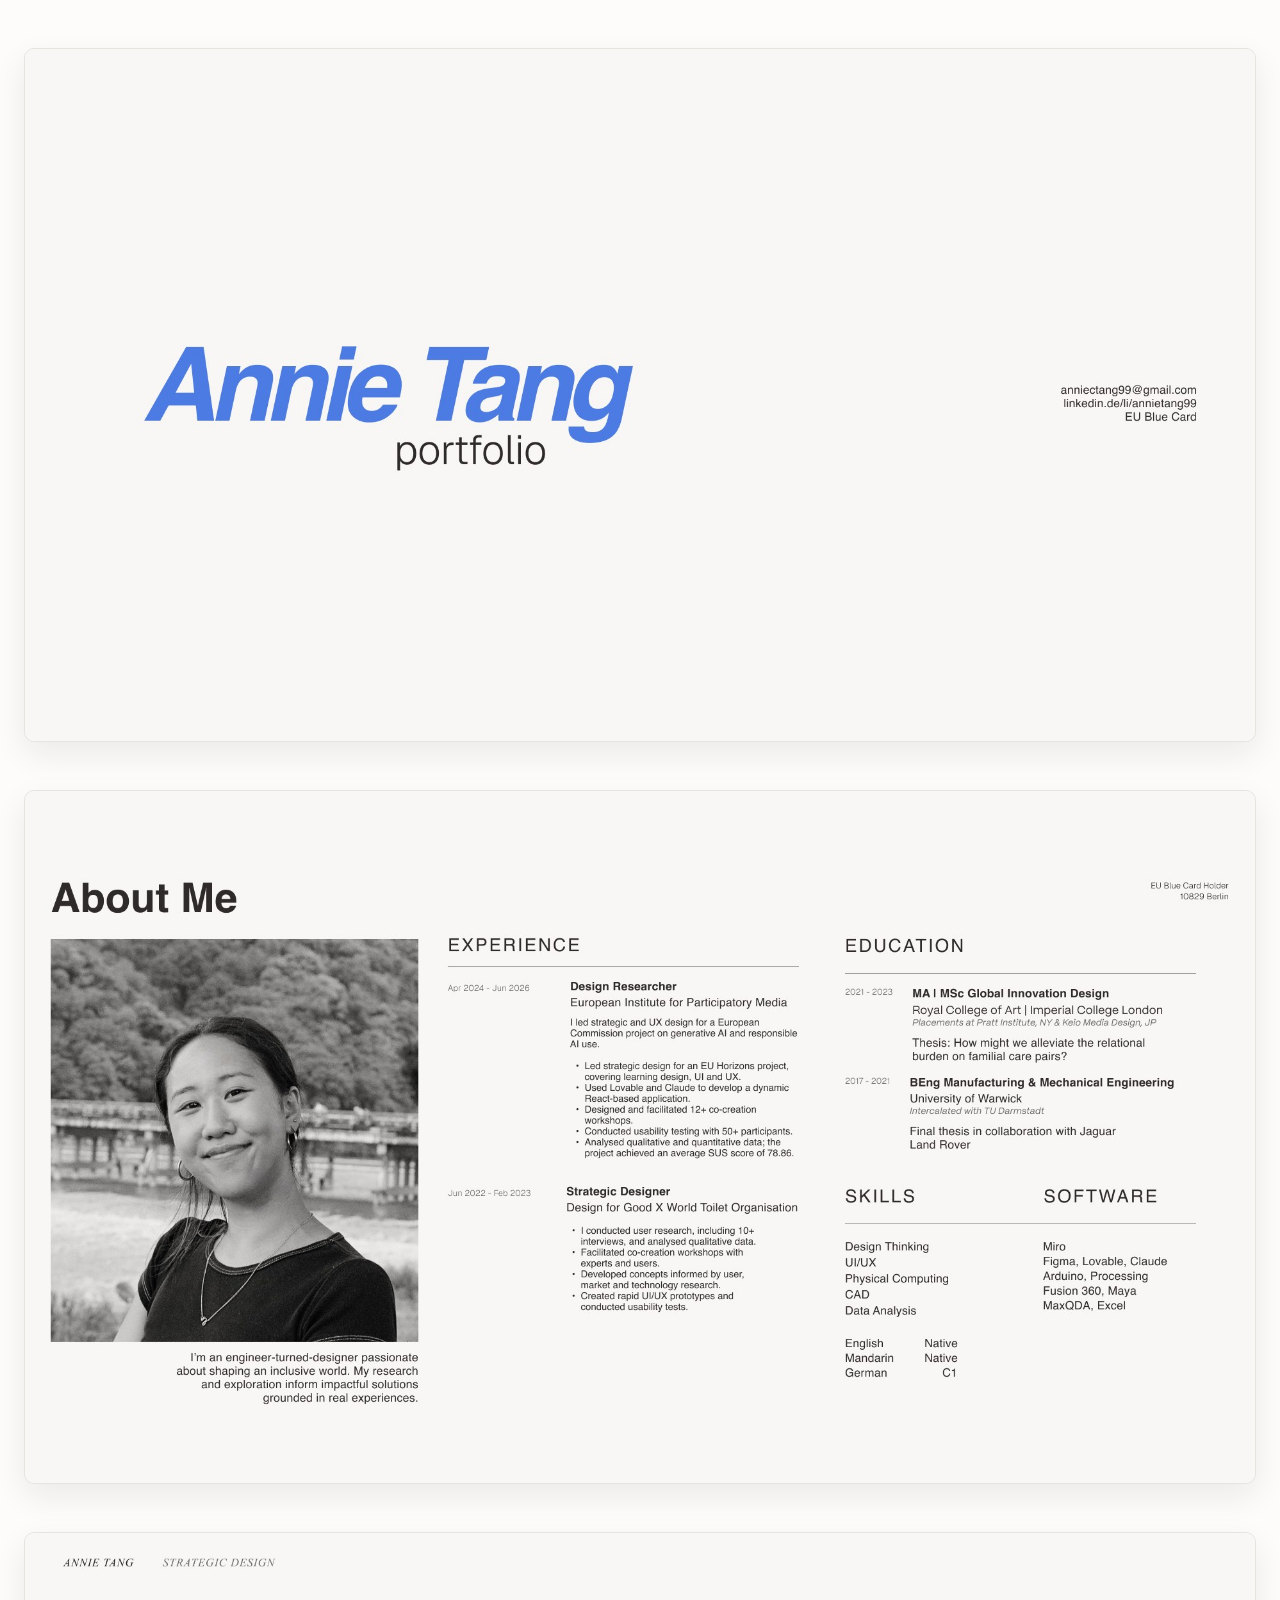
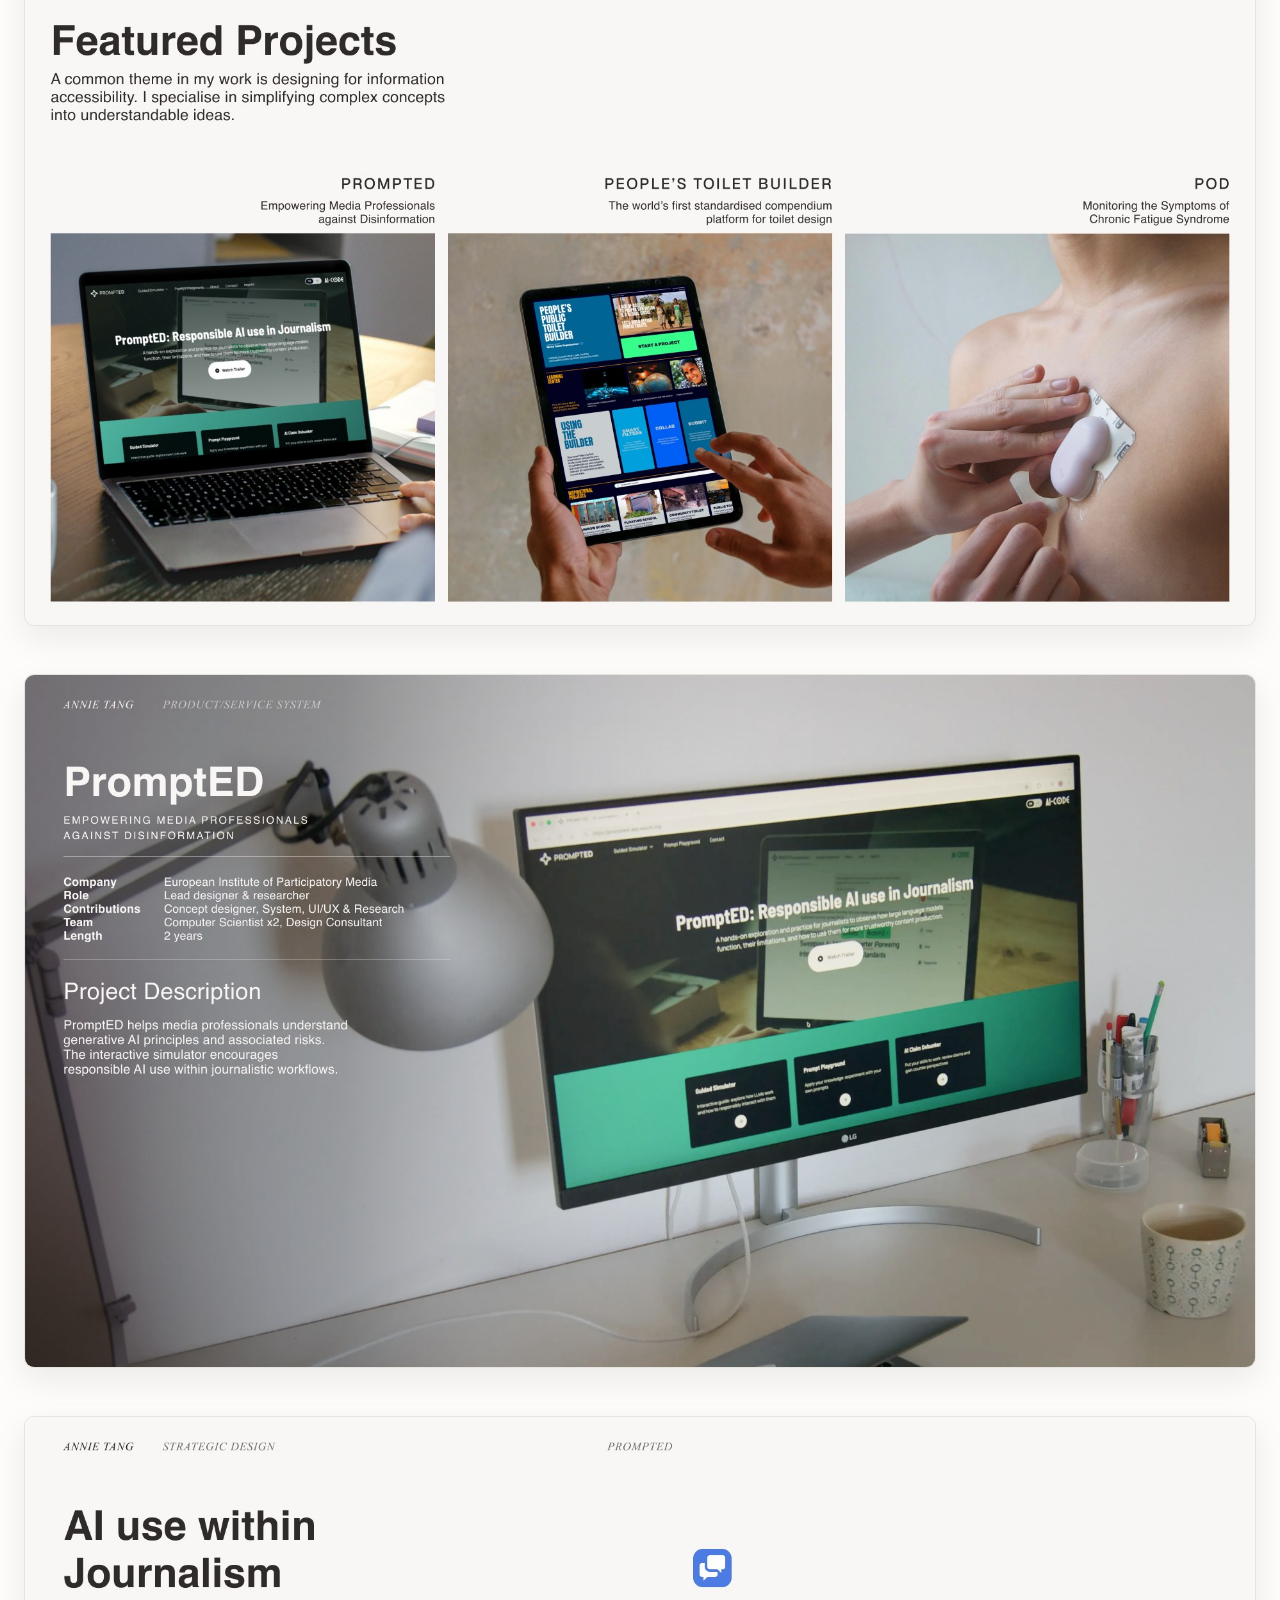
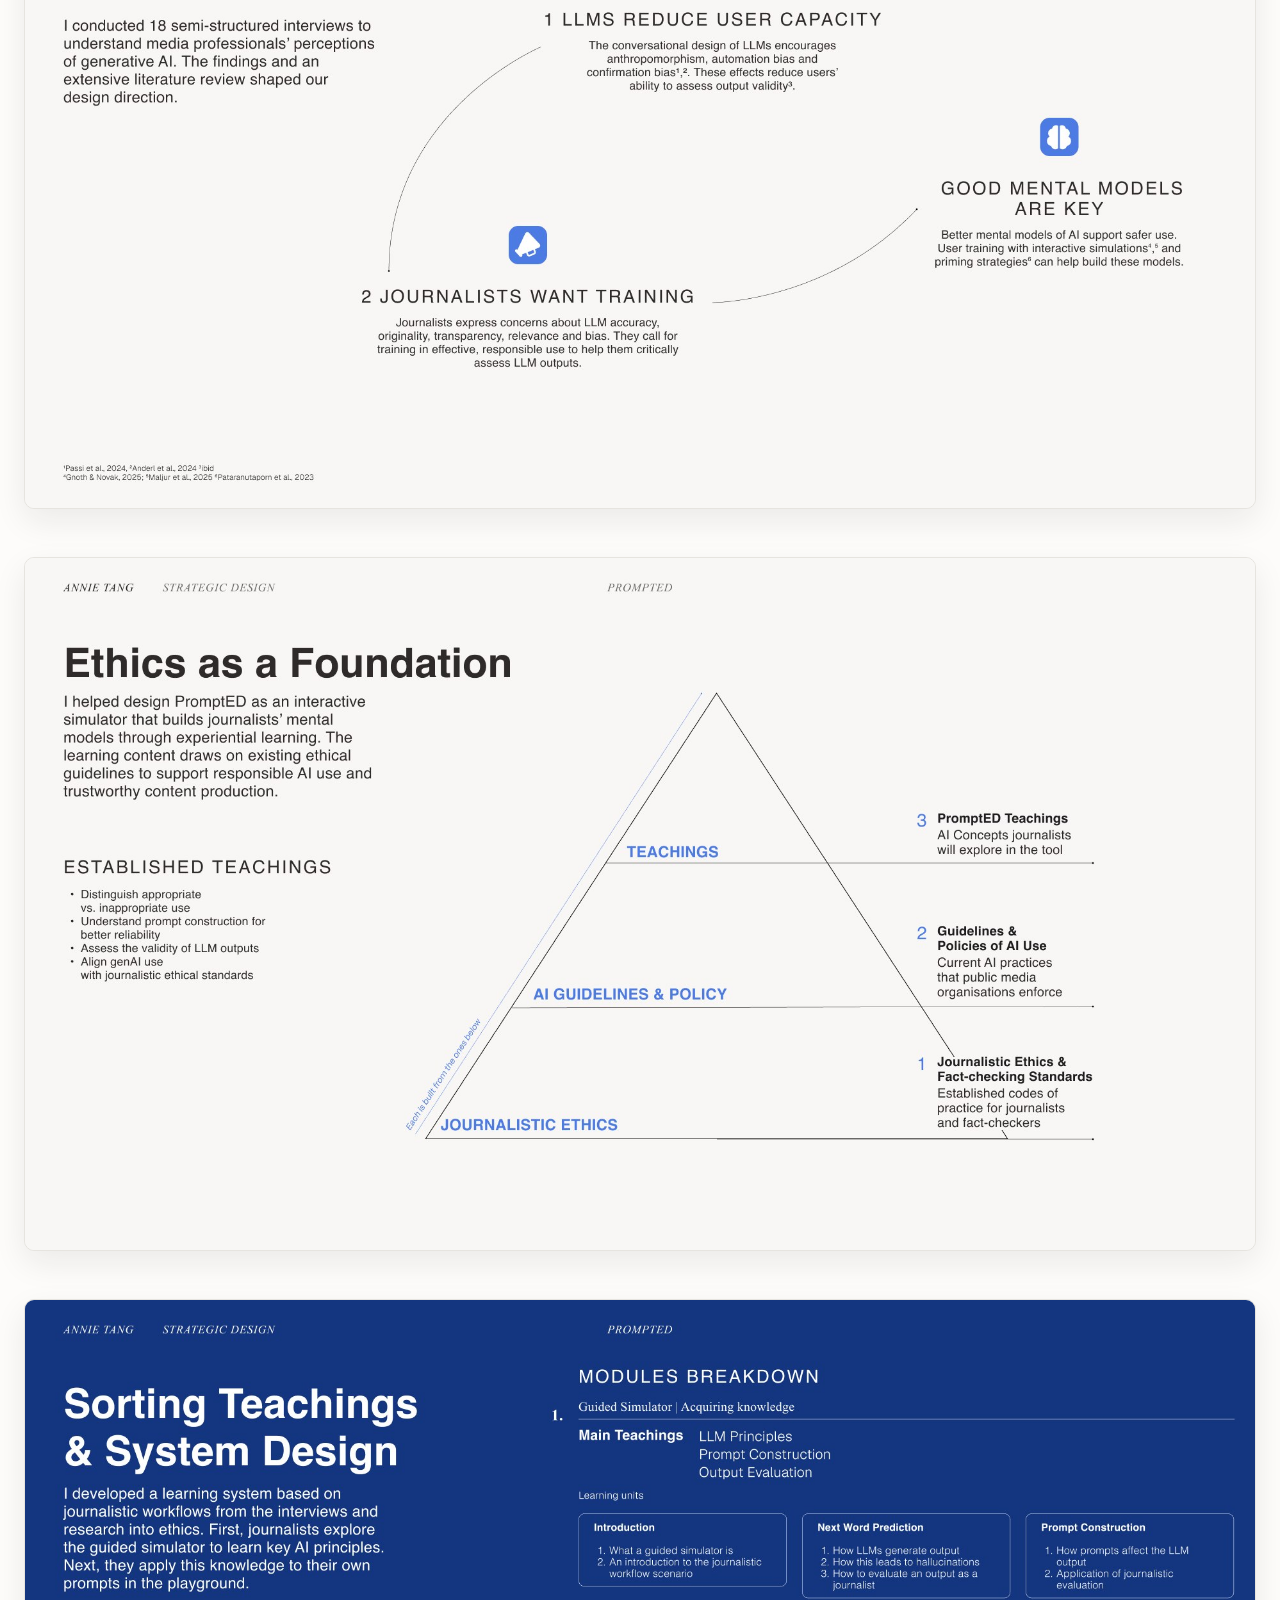
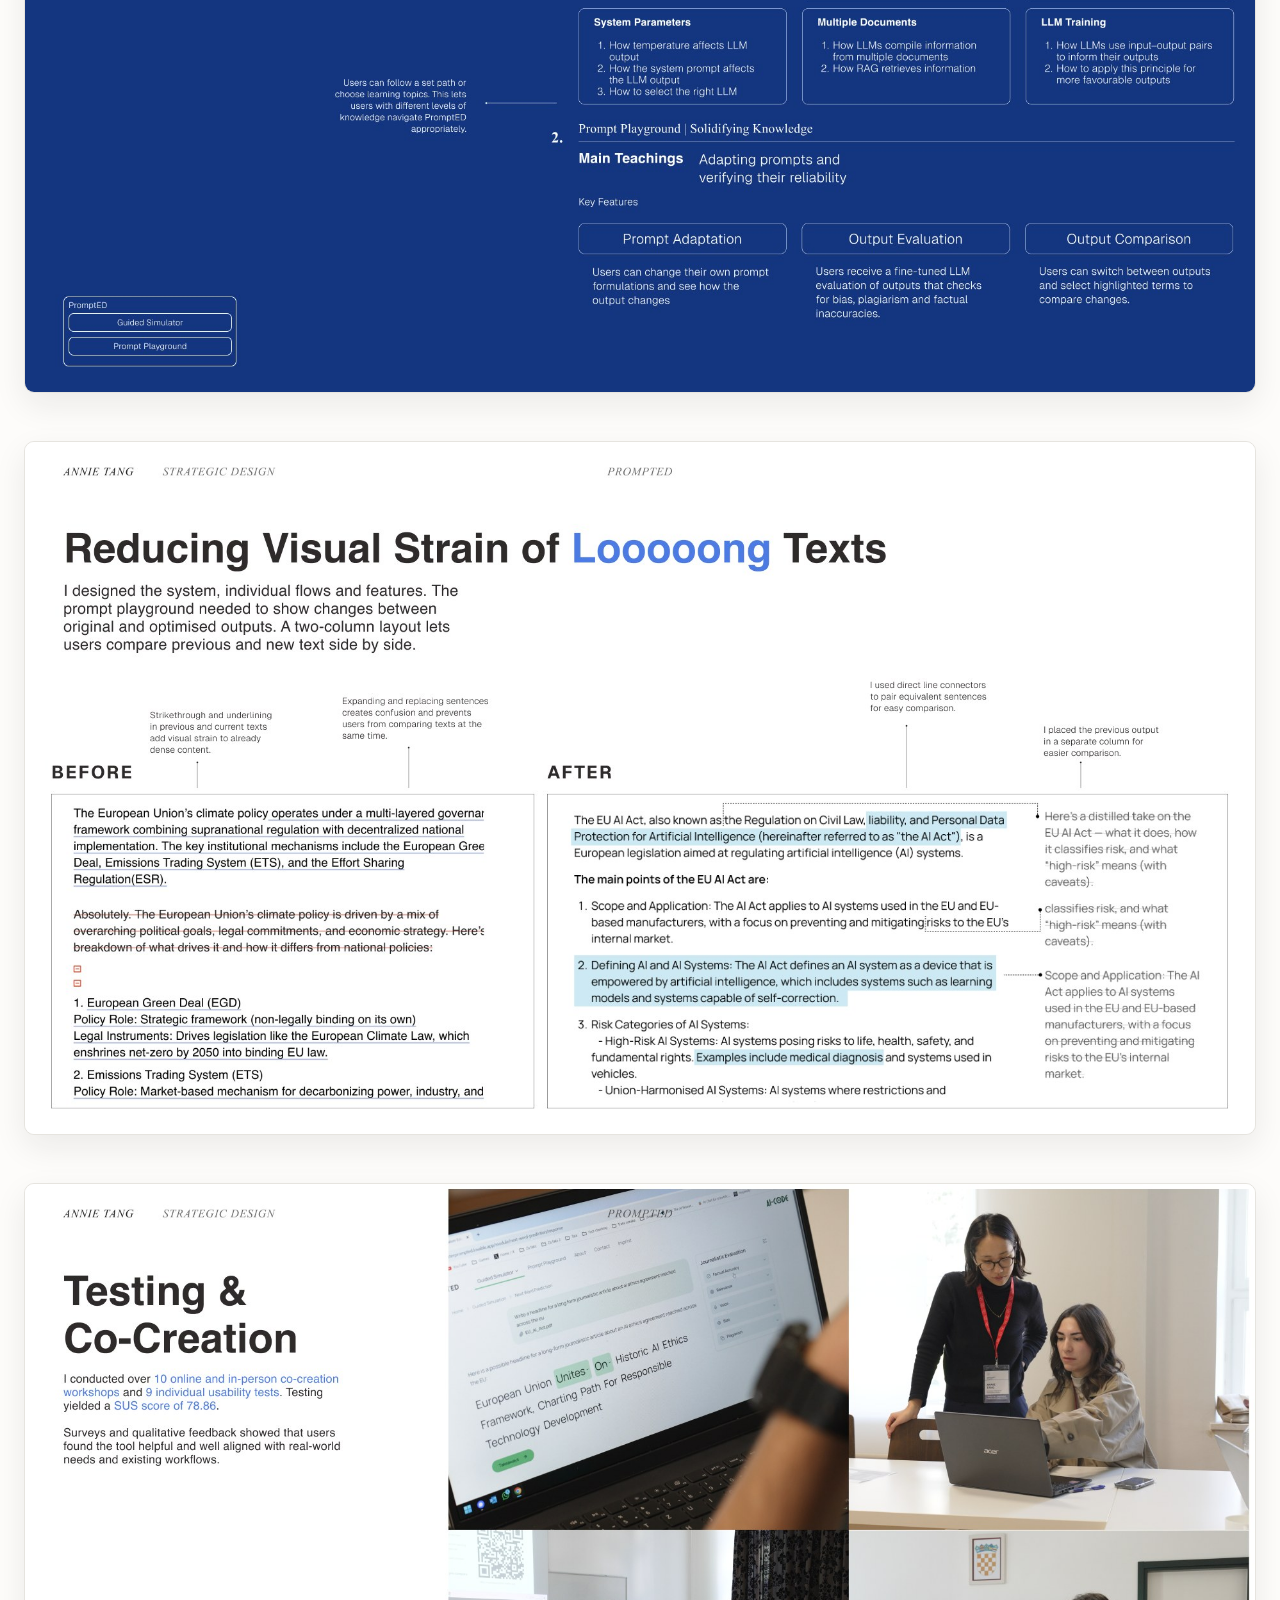
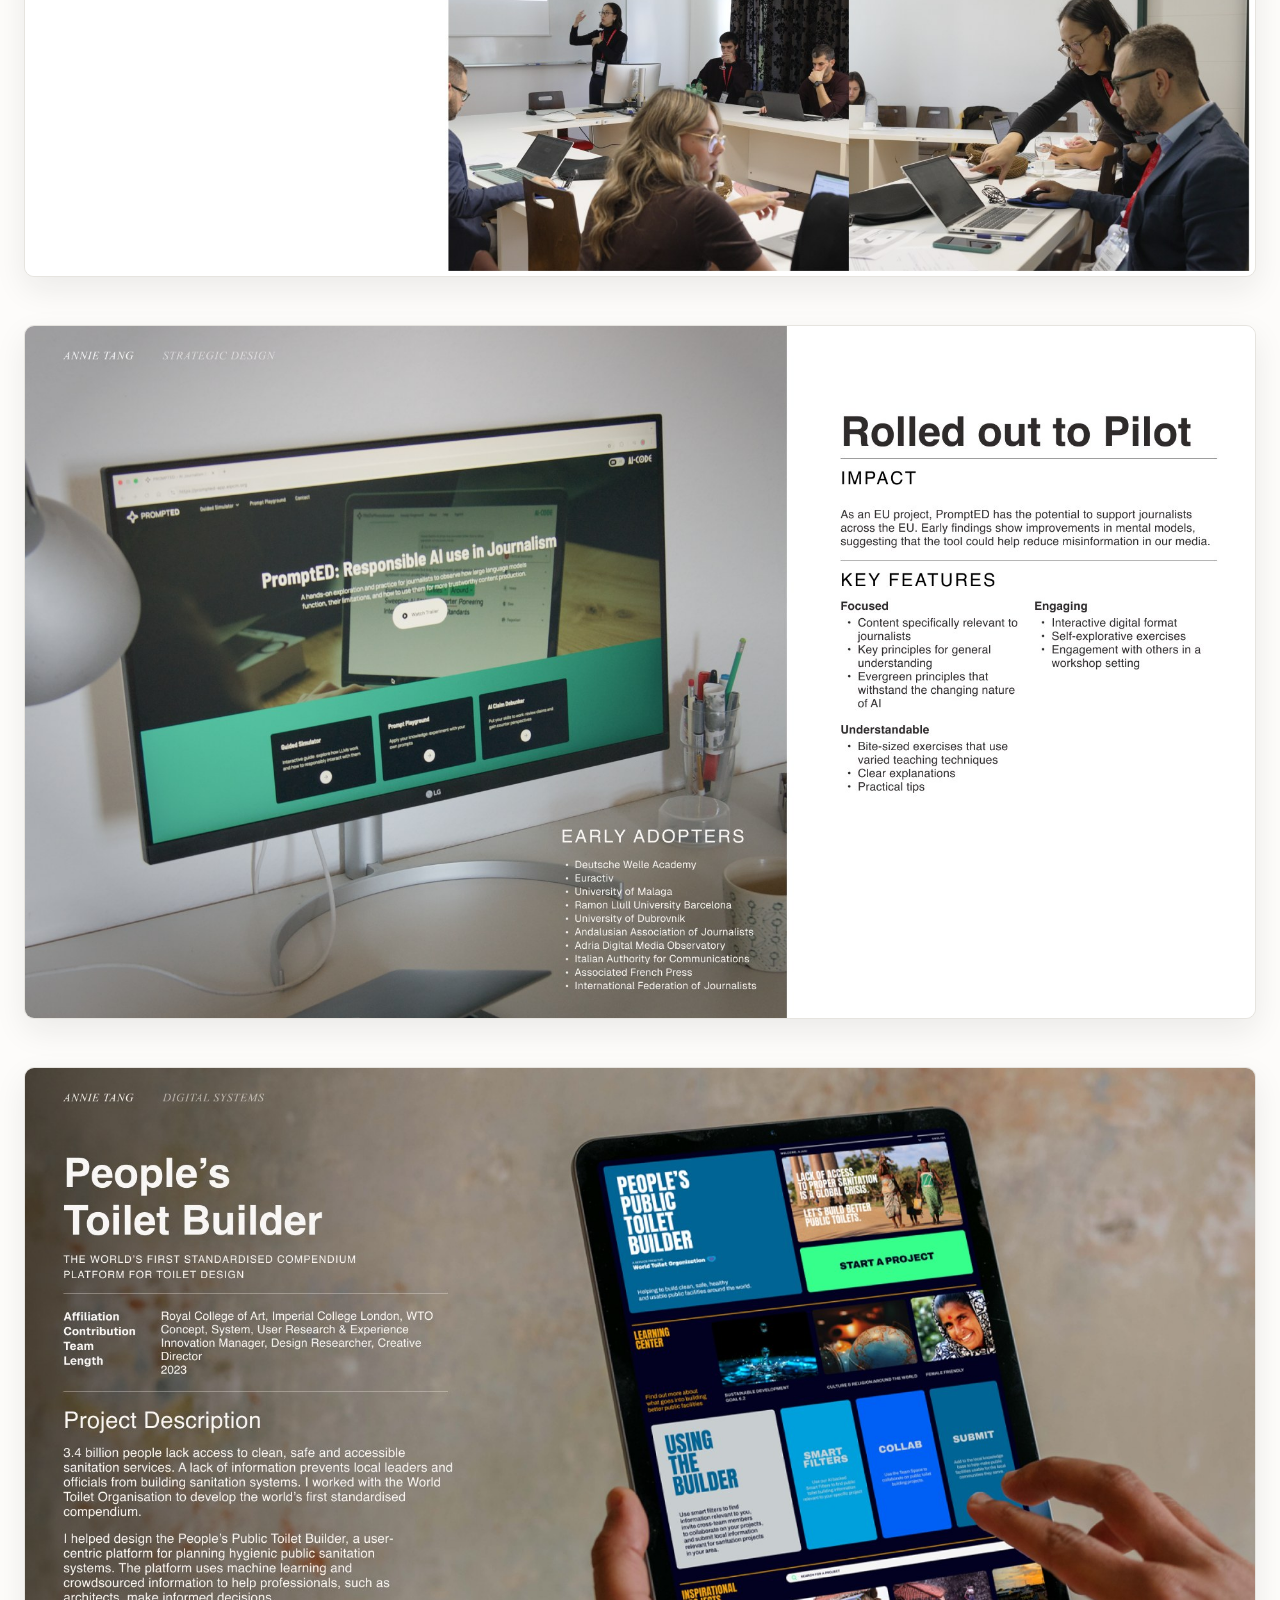
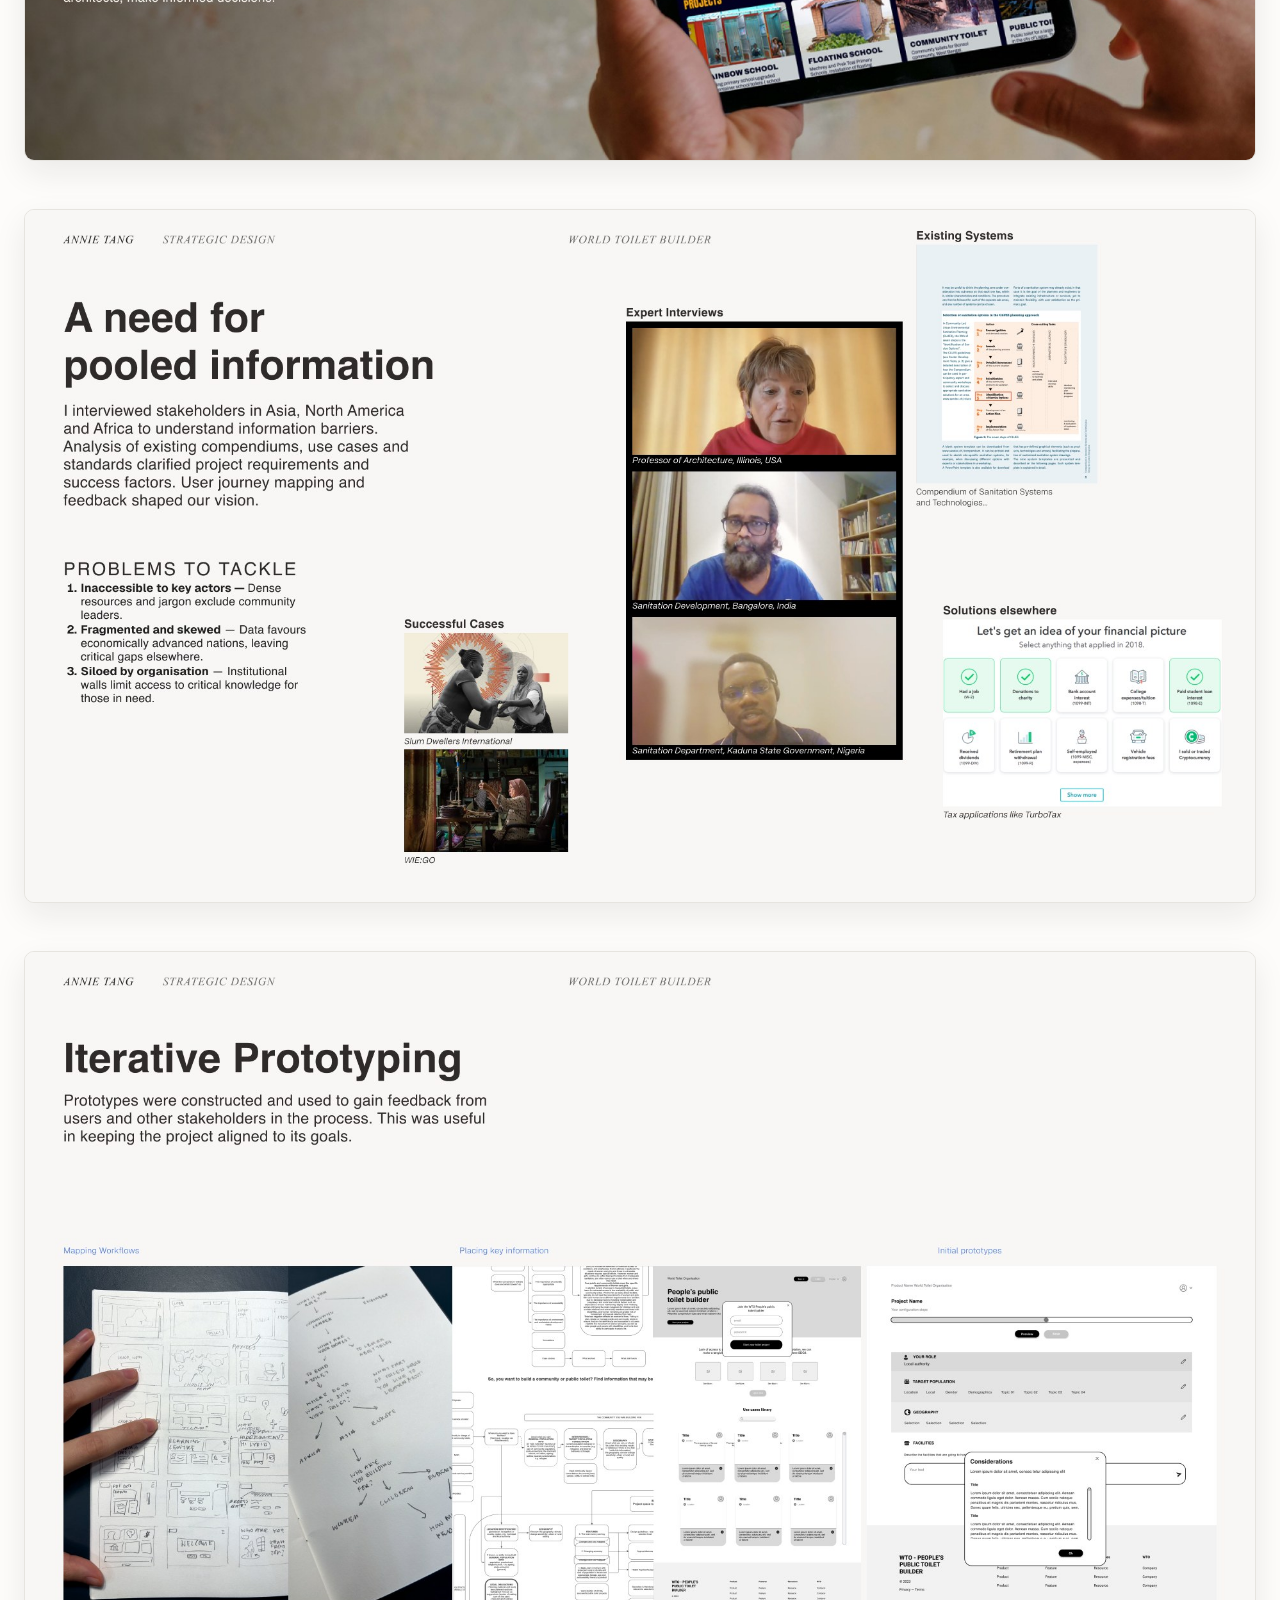
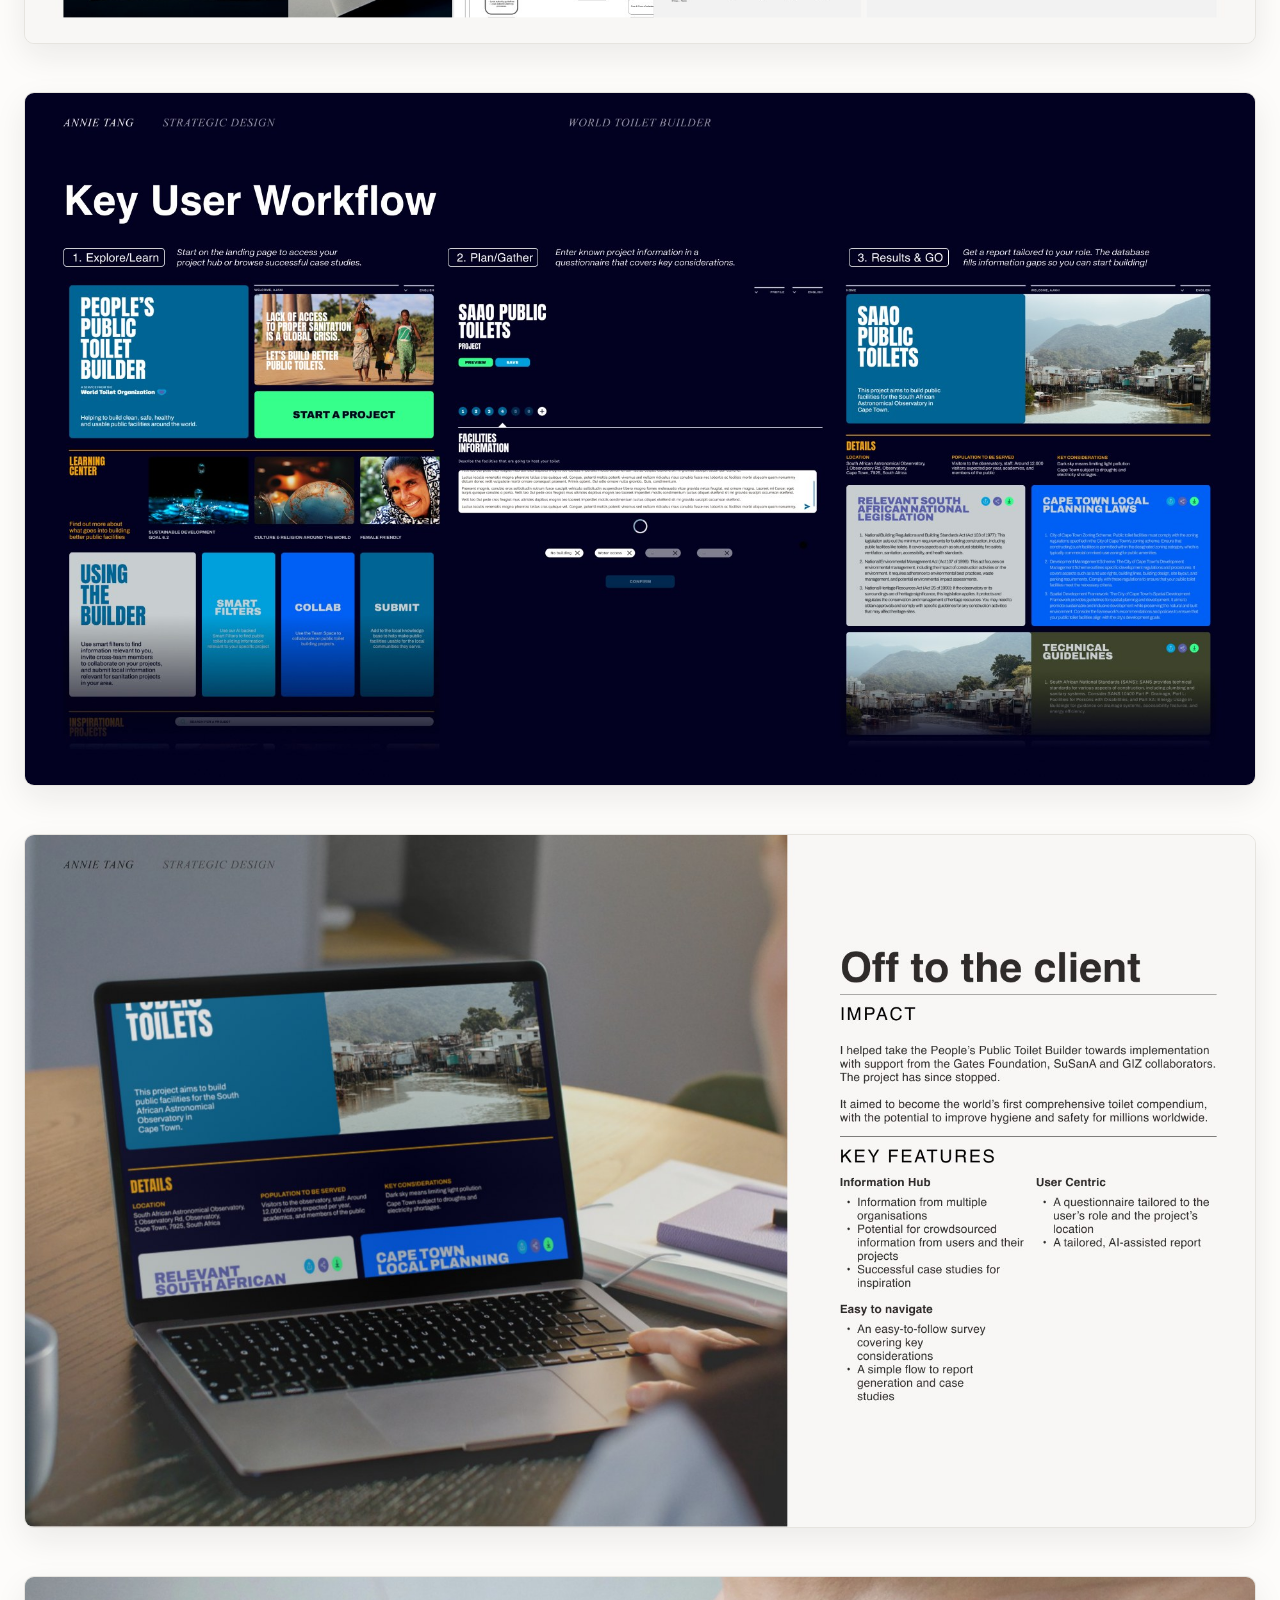
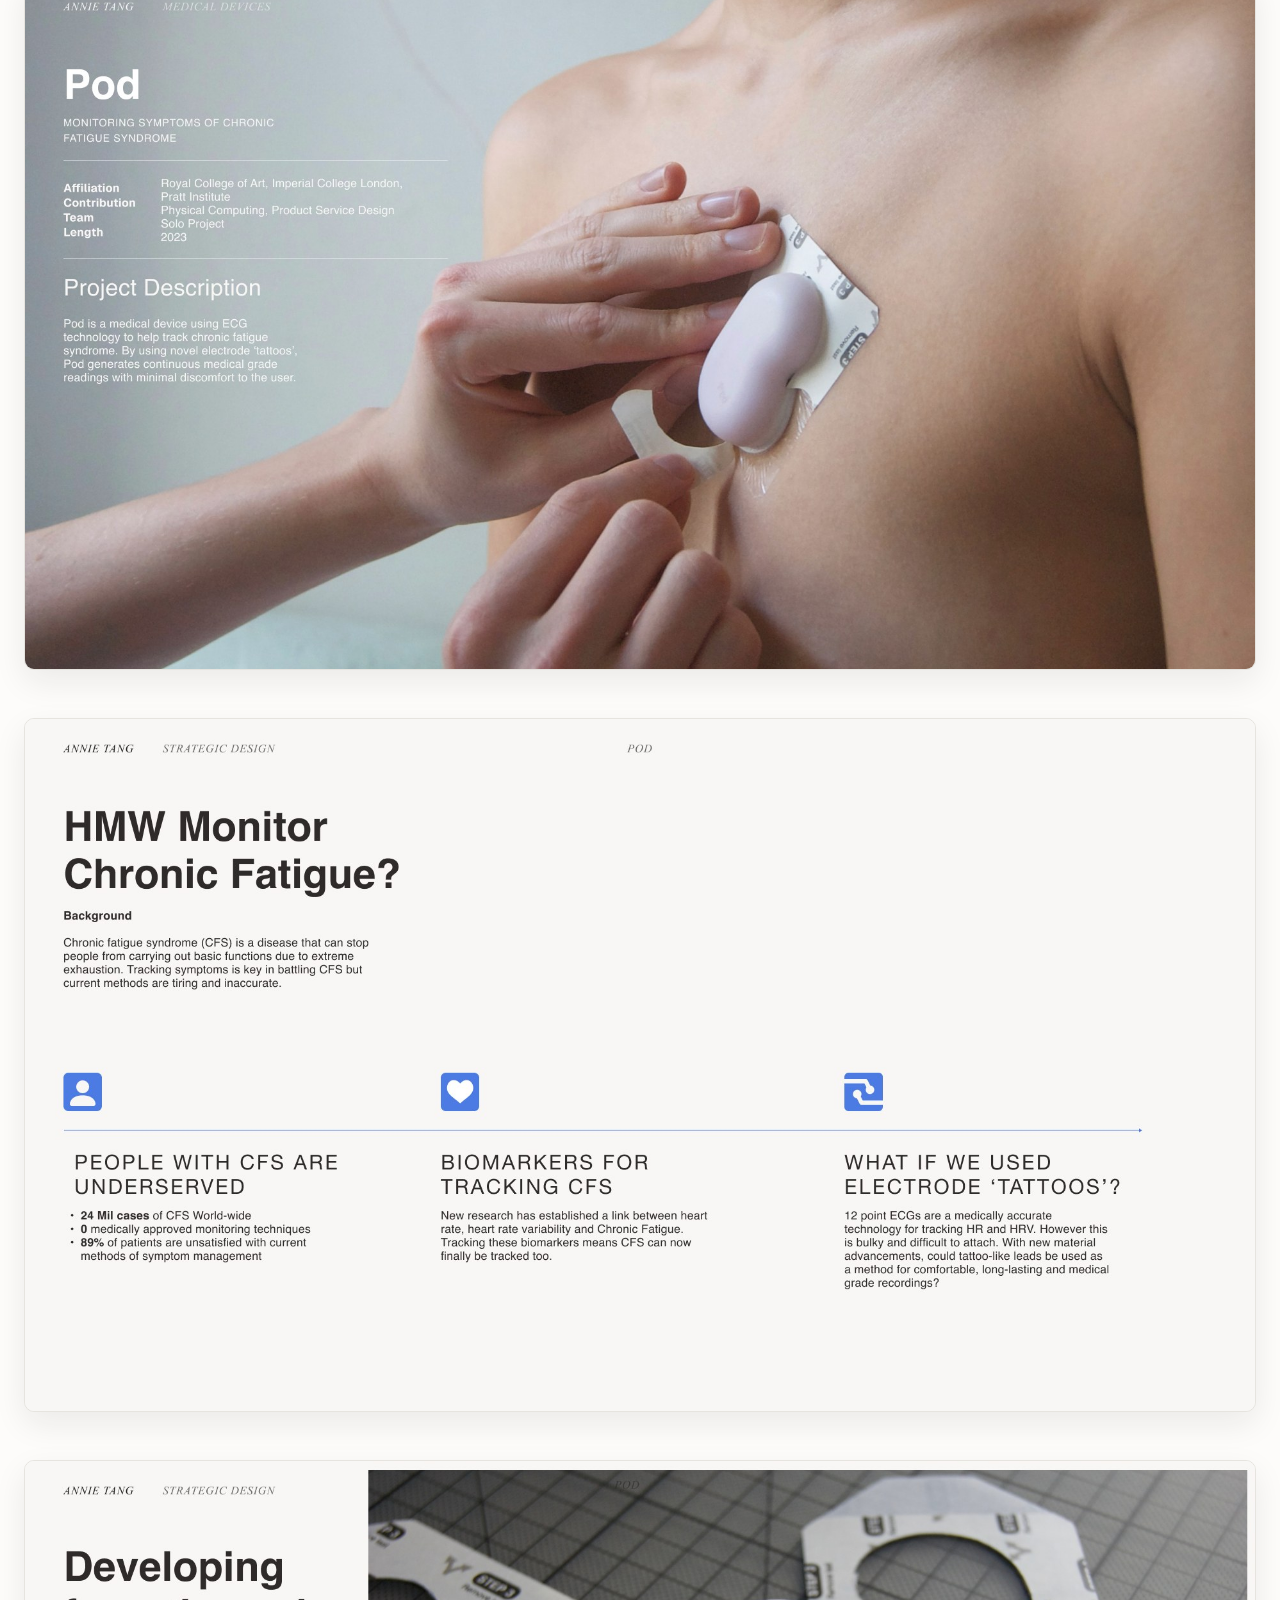
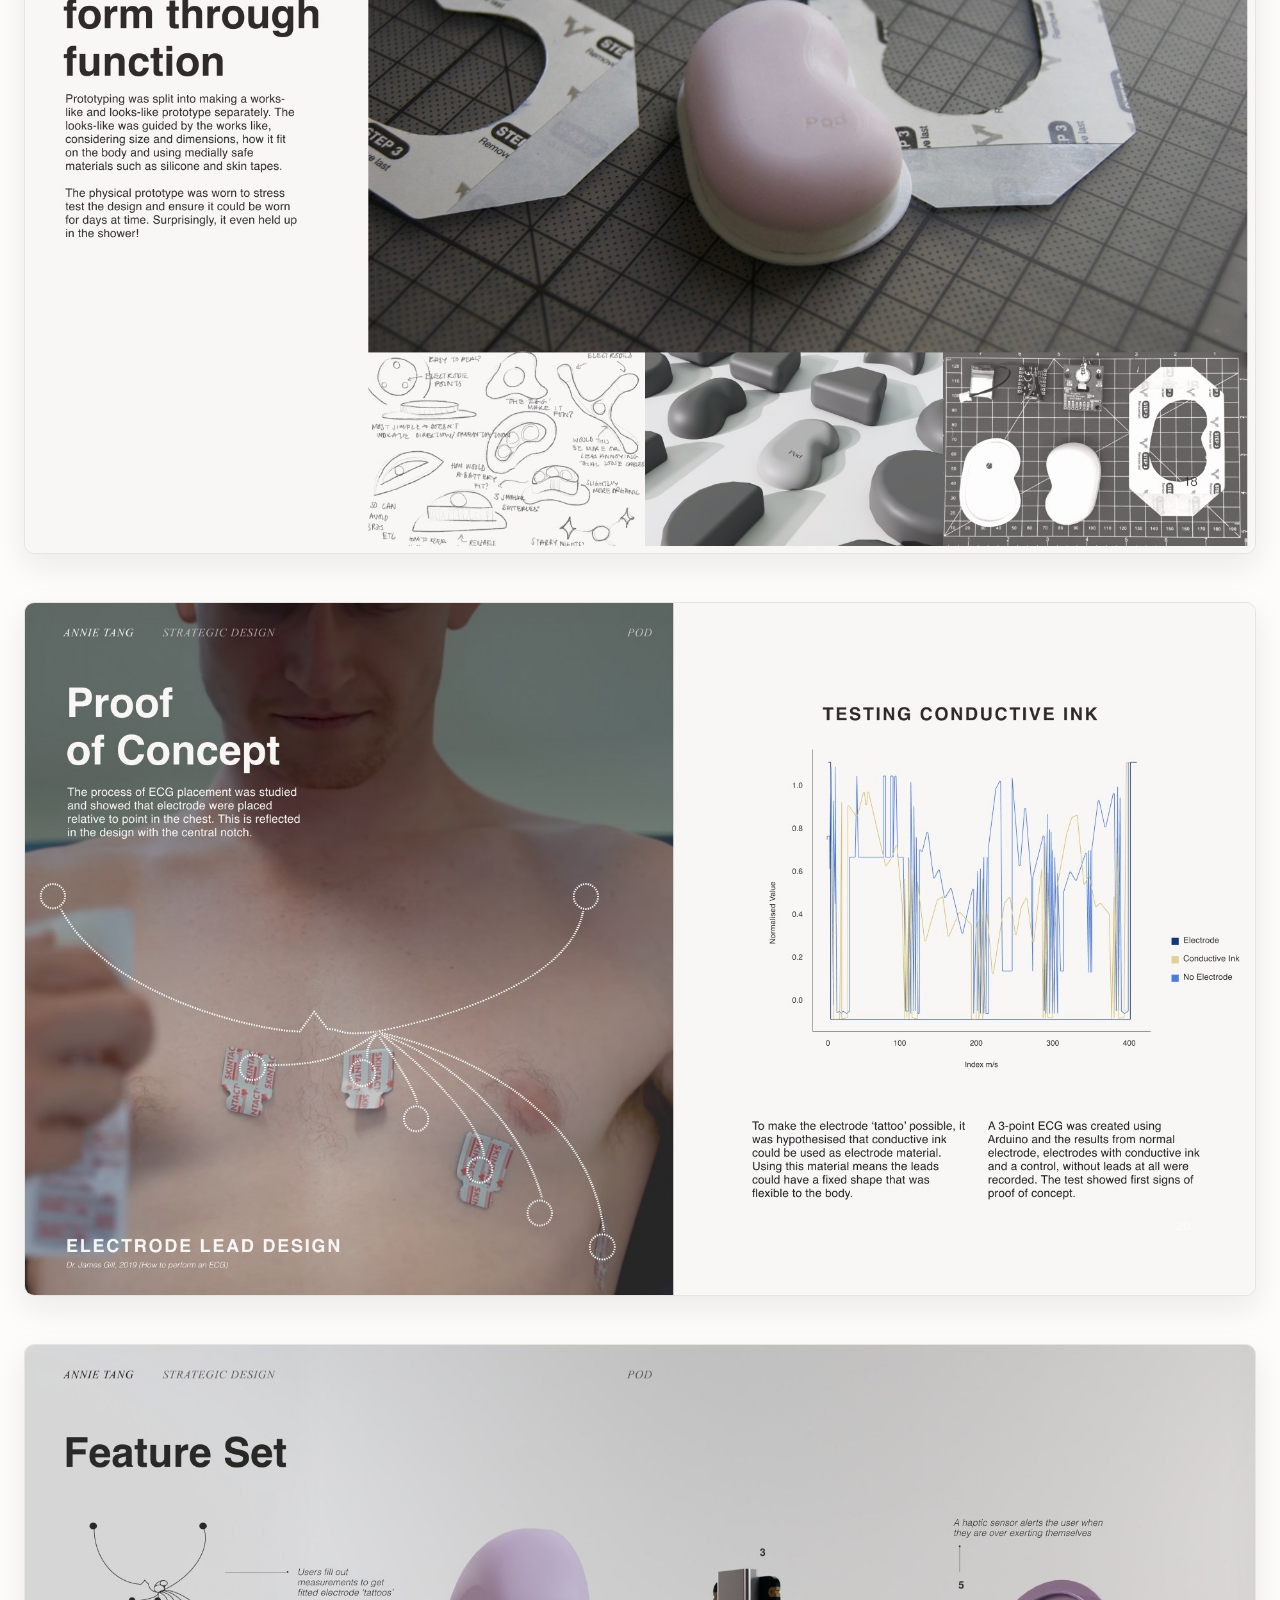
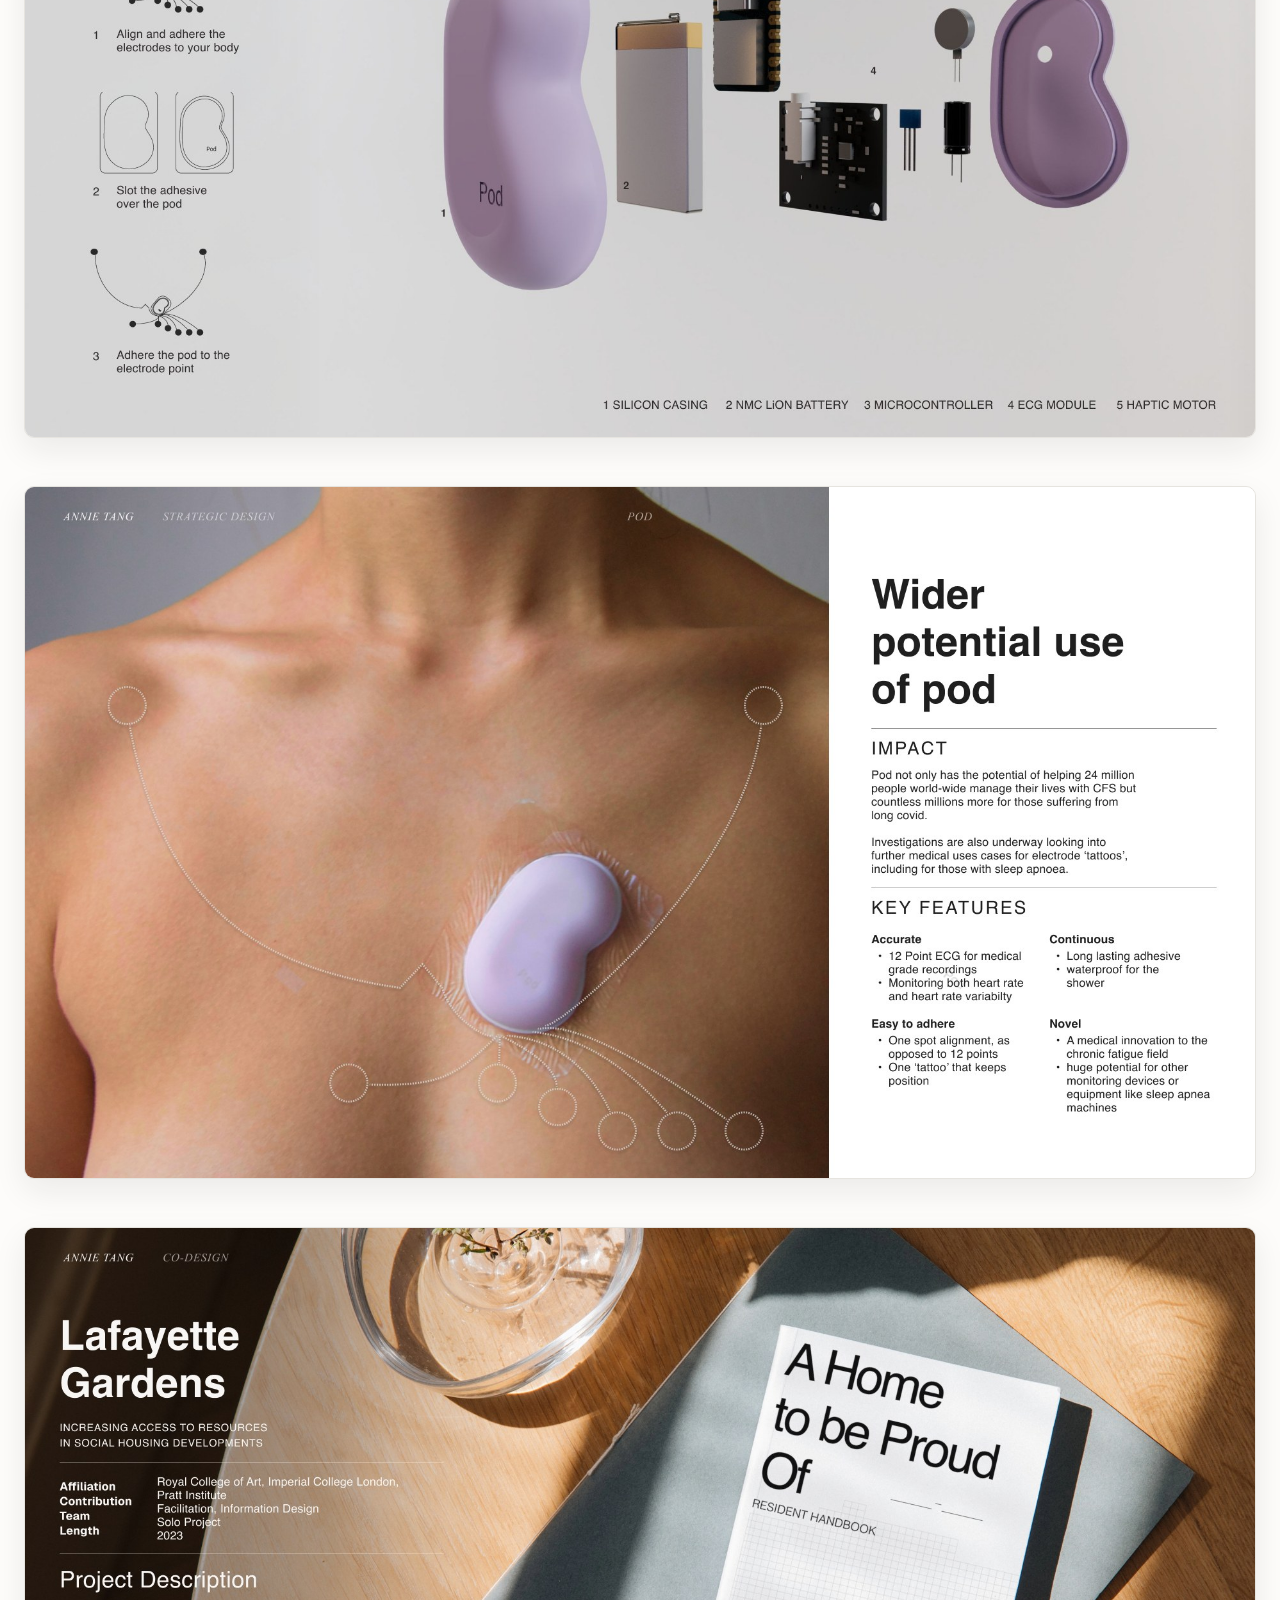
<file: index.html>
<!doctype html>
<html lang="en">
<head>
<meta charset="UTF-8">
<meta name="viewport" content="width=device-width, initial-scale=1.0">
<title>Annie Tang — Portfolio</title>
<meta name="description" content="Annie Tang's portfolio deck: PromptED, People's Toilet Builder, Pod, and Lafayette Gardens.">
<link rel="stylesheet" href="css/style.css">
</head>
<body>

<main class="wrap">
  <div class="slide-deck">
    <img src="images/slides/01-title.jpg?v=20261026" alt="Title slide: Annie Tang, portfolio" loading="lazy">
    <img src="images/slides/02-about-me.jpg?v=20261026" alt="About me: experience, education, skills and software" loading="lazy">
    <img src="images/slides/03-contents.jpg?v=20261026" alt="Featured projects: PromptED, People's Toilet Builder and Pod" loading="lazy">

    <img src="images/slides/04-prompted-cover.jpg?v=20261026" alt="PromptED case study cover: empowering media professionals against disinformation" loading="lazy">
    <img src="images/slides/05-prompted-research.jpg?v=20261026" alt="PromptED: understanding AI use within journalism" loading="lazy">
    <img src="images/slides/06-prompted-concept.jpg?v=20261026" alt="PromptED: using ethics as a foundation" loading="lazy">
    <img src="images/slides/07-prompted-design.jpg?v=20261026" alt="PromptED: distilling learnings and system design" loading="lazy">
    <img src="images/slides/08-prompted-design.jpg?v=20261026" alt="PromptED: reducing visual strain, before and after" loading="lazy">
    <img src="images/slides/09-prompted-testing.jpg?v=20261026" alt="PromptED: testing and co-creation" loading="lazy">
    <img src="images/slides/10-prompted-heroshot.jpg?v=20261026" alt="PromptED outcome and early adopters" loading="lazy">

    <img src="images/slides/11-wto-toilet-builder.jpg?v=20261026" alt="People's Toilet Builder case study cover" loading="lazy">
    <img src="images/slides/12-wto-exploration.jpg?v=20261026" alt="People's Toilet Builder: a need for pooled information, expert interviews" loading="lazy">
    <img src="images/slides/13-wto-development.jpg?v=20261026" alt="People's Toilet Builder: iterative prototyping from sketches to high fidelity" loading="lazy">
    <img src="images/slides/14-wto-final-flow.jpg?v=20261026" alt="People's Toilet Builder: key architecture and final flow" loading="lazy">
    <img src="images/slides/15-wto-heroshots.jpg?v=20261026" alt="People's Toilet Builder outcome" loading="lazy">

    <img src="images/slides/16-pod-cover.jpg?v=20261026" alt="Pod case study cover: monitoring symptoms of chronic fatigue syndrome" loading="lazy">
    <img src="images/slides/17-pod-research.jpg?v=20261026" alt="Pod: how might we monitor chronic fatigue" loading="lazy">
    <img src="images/slides/18-pod-prototyping.jpg?v=20261026" alt="Pod: developing form through function" loading="lazy">
    <img src="images/slides/19-pod-prototyping.jpg?v=20261026" alt="Pod: electrode lead design and proof of concept" loading="lazy">
    <img src="images/slides/20-pod-design-outcome.jpg?v=20261026" alt="Pod: feature set and exploded view" loading="lazy">
    <img src="images/slides/21-pod-heroshot.jpg?v=20261026" alt="Pod outcome" loading="lazy">

    <img src="images/slides/22-lafayette-cover.jpg?v=20261026" alt="Lafayette Gardens case study cover: increasing access to resources in social housing developments" loading="lazy">
    <img src="images/slides/23-lafayette-context.jpg?v=20261026" alt="Lafayette Gardens: exploring social housing in New York City" loading="lazy">
    <img src="images/slides/24-lafayette-workshop.jpg?v=20261026" alt="Lafayette Gardens: designing together with residents" loading="lazy">
    <img src="images/slides/25-lafayette-design.jpg?v=20261026" alt="Lafayette Gardens: minimal but meaningful logbook design" loading="lazy">
    <img src="images/slides/26-lafayette-heroshot.jpg?v=20261026" alt="Lafayette Gardens: logbook distributed to the residents" loading="lazy">

    <img src="images/slides/27-end.jpg?v=20261026" alt="Thank you, Annie Tang" loading="lazy">
  </div>
</main>

<footer class="site-footer">
  <div class="wrap">
    <span>© 2026 Annie Tang</span>
    <a href="mailto:anniectang99@gmail.com">anniectang99@gmail.com</a>
    <a href="https://www.linkedin.com/in/annietang99" target="_blank" rel="noopener">LinkedIn ↗</a>
  </div>
</footer>

</body>
</html>
</file>
<file: css/style.css>
/* ---------------------------------------------
   Annie Tang — Portfolio Deck
   Minimal, single-page slide viewer.
--------------------------------------------- */

:root {
  --ink: #16181a;
  --ink-soft: #55585c;
  --line: #e6e4df;
  --paper: #fdfcfa;
  --paper-alt: #f4f2ee;
  --green: #54b688;
  --green-text: #2e7d5b;
  --gap: 16px;
  --space-sm: 32px;
  --space-md: 48px;
  --sans: -apple-system, BlinkMacSystemFont, "Segoe UI", Helvetica, Arial, sans-serif;
}

@media (min-width: 640px) {
  :root { --gap: 24px; --space-sm: 48px; --space-md: 72px; }
}

* { box-sizing: border-box; min-width: 0; }
html, body { max-width: 100%; overflow-x: hidden; }

body {
  margin: 0;
  background: var(--paper);
  color: var(--ink);
  font-family: var(--sans);
  font-size: 16px;
  line-height: 1.6;
  -webkit-font-smoothing: antialiased;
}

img { max-width: 100%; display: block; }

a { color: inherit; text-decoration: none; }

.wrap {
  max-width: none;
  margin: 0 auto;
  padding: 0 var(--gap);
}

/* ---------- Slide deck (one column) ---------- */

.slide-deck {
  display: flex;
  flex-direction: column;
  align-items: center;
  gap: var(--space-sm);
  padding: var(--space-sm) 0 var(--space-md);
}

.slide-deck img {
  width: auto;
  max-width: 100%;
  max-height: 94vh;
  border-radius: 10px;
  border: 1px solid var(--line);
  background: var(--paper);
  box-shadow: 0 12px 32px rgba(22, 24, 26, 0.08);
}

/* ---------- Footer ---------- */

footer.site-footer {
  background: #101211;
  color: rgba(255, 255, 255, 0.7);
  padding: 2rem 0;
  font-size: 0.85rem;
}
footer.site-footer .wrap {
  display: flex;
  justify-content: center;
  gap: 1rem;
  flex-wrap: wrap;
}
footer.site-footer a { color: #fff; }
footer.site-footer a:hover { color: var(--green); }

@media (max-width: 560px) {
  .slide-deck img { max-height: none; }
}
</file>
